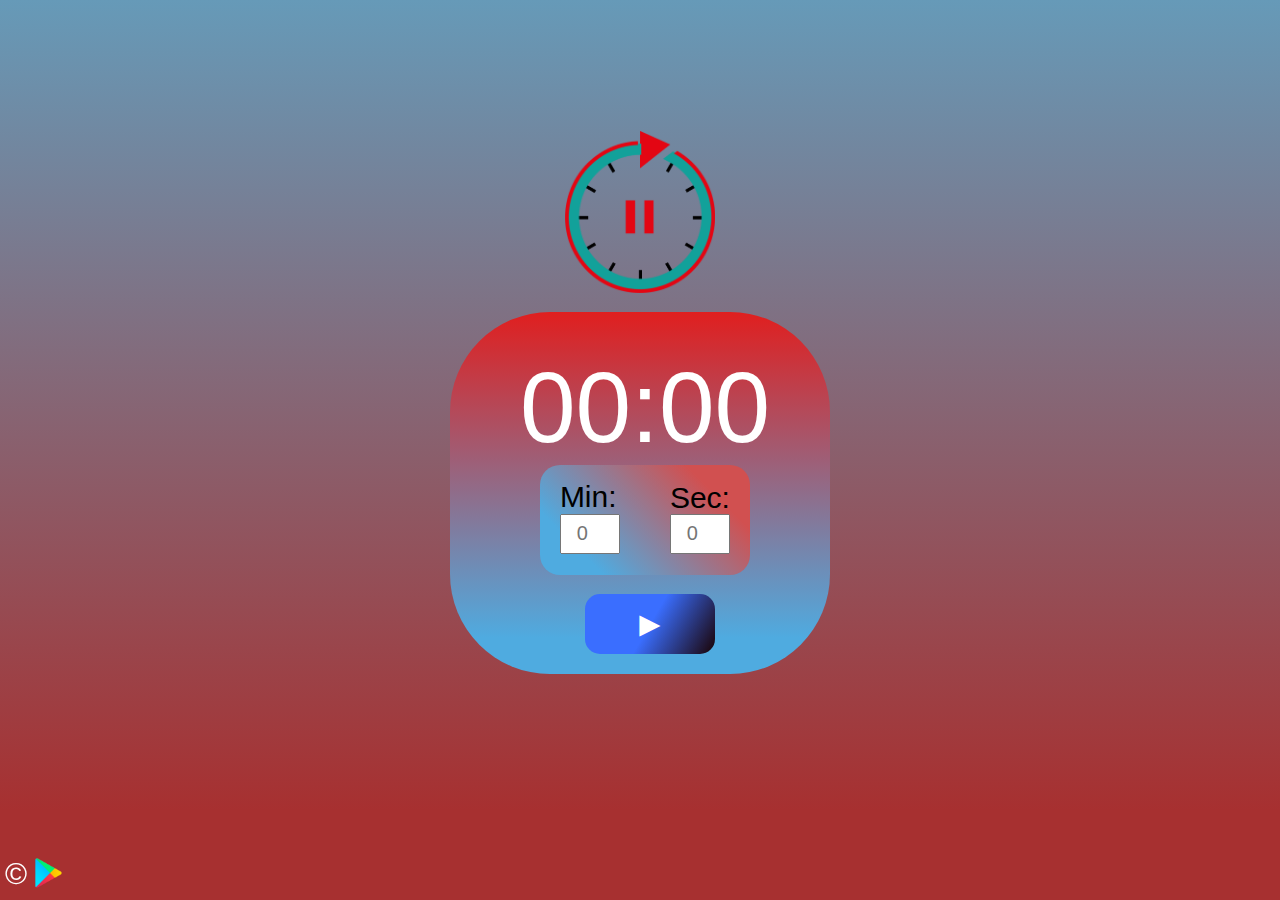
<file: index.html>
<!DOCTYPE html>
<html lang="en">

<head>
    <meta charset="UTF-8" />
    <meta http-equiv="X-UA-Compatible" content="IE=edge" />
    <meta name="viewport" content="width=
    , initial-scale=1.0" />
    <link rel="stylesheet" href="styles/style.css" />
    <link rel="shortcut icon" href="/images/pause-time-image-logo.png">
    <title>Pause Time</title>
</head>

<body>
    <div id="container">
        <div id="pause-time-image-logo">
            <img src="/images/pause-time-image-logo.png">
        </div>

        <div id="pause-time-image">
            <img src="images/pause-time-image.png">
        </div>

        <div id="dial">
            <div id="time-added">00:00</div><br>
            <div id="time">00:00</div>

            <div id="no-time-message">No time entered <br></div>
            <div id="time-range-message">0 - 59 <br></div>


            <div id="min-sec">
                <label for="min" id="min-label">Min:
                </label>
                <input type="number" id="min" max="59" min="00" placeholder="0">

                <label for="sec" id="sec-label">Sec:
                </label>
                <input type="number" id="sec" max="59" min="00" placeholder="0">
            </div>

            <br>

            <div id="buttons">
                <button id="start" class="button">
                    <p> &#9658;</p>
                </button>

                <button id="reset" class="button"><img src="images/reset.png"></button>
                <div>
                    <button id="stop" class="button">II</button>
                </div>
            </div>
        </div>
        <div class="links">
            <a class="politique-de-confidentialite" href="/politique-de-confidentialite.html" target="_blank">&#169;</a>
            <a href="https://play.google.com/store/apps/details?id=com.pausetime" target="_blank"><img class="playstore" src="../images/playstore.webp"></a>
        </div>

    </div>

    <script src="js/script.js"></script>
</body>

</html>
</file>
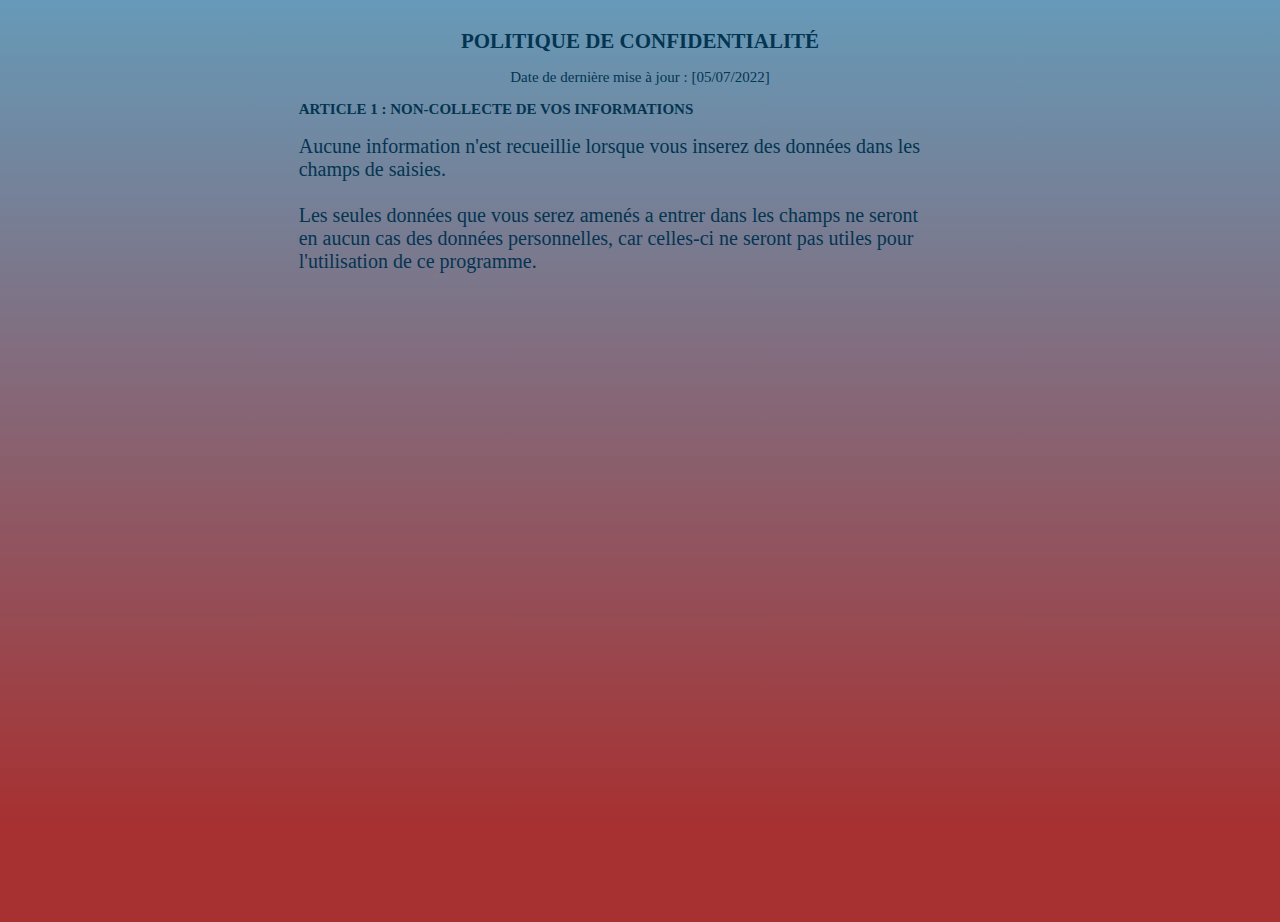
<file: politique-de-confidentialite.html>
<!DOCTYPE html>
<html lang="en">

<head>
    <meta charset="UTF-8">
    <meta http-equiv="X-UA-Compatible" content="IE=edge">
    <meta name="viewport" content="width=device-width, initial-scale=1.0">
    <link rel="stylesheet" href="../styles/politique-de-confidentialite.css"/>
    <link rel="shortcut icon" href="/images/pause-time-image-logo.png">
    <title>Politique de confidentialité</title>
</head>

<body>
    <div class="container">
        <div id="pause-time-image-logo">
            <a href="../index.html"><img src="../images/pause-time-image-logo.png"></a>
        </div>

        <h1>POLITIQUE DE CONFIDENTIALITÉ</h1>

        <p>Date de dernière mise à jour : [05/07/2022]</p>

        <b>ARTICLE 1 : NON-COLLECTE DE VOS INFORMATIONS</b>

        <h2>Aucune information n'est recueillie lorsque vous inserez des données dans les champs de saisies. <br><br>
            Les seules données que vous serez amenés a entrer dans les champs ne seront en aucun cas des données
            personnelles, car celles-ci ne seront pas utiles pour l'utilisation de ce programme.
        </h2>
    </div>
</body>

</html>
</file>
<file: styles/style.css>
* {
    margin: 0;
    padding: 0;
    box-sizing: border-box;
}

body {
    height: 100vh;
    display: flex;
    justify-content: center;
    align-items: center;
    font-family: sans-serif;
    background-image: linear-gradient(0deg, #a73030 10%, #669ab8 100%);
    overflow: hidden;
}

#pause-time-image-logo {
    text-align: center;
    position: relative;
    bottom: 55px;
}

#pause-time-image-logo img {
    width: 150px;
}

#pause-time-image {
    text-align: center;
    position: relative;
    bottom: 55px;
    display: none;
}

#pause-time-image img {
    width: 150px;
}

#dial {
    position: relative;
    bottom: 40px;
    padding: 20px 60px;
    border-radius: 100px;
    background-image: linear-gradient(0deg, #4fabe0 10%, #e01f1f 100%);
}

#time {
    text-align: center;
    font-size: 100px;
    color: white;
    margin-bottom: 30px;
    margin-left: 10px;
}

#time-added {
    color: black;
    background-image: linear-gradient(45deg, #4fabe0 20%, #d15050 80%);
    border-radius: 30px;
    font-size: 40px;
}

#no-time-message {
    text-align: center;
    font-size: 20px;
    margin-bottom: 30px;
    display: none;
}

#time-range-message {
    text-align: center;
    font-size: 20px;
    margin-bottom: 30px;
    margin-left: 50px;
    display: none;
}

#min-sec {
    position: relative;
    left: 30px;
    border-radius: 20px;
    background-color: rgb(117, 109, 109);
    background-image: linear-gradient(45deg, #4fabe0 20%, #d15050 80%);
    height: 110px;
    margin-bottom: 1px;
    width: 210px;
}

input {
    position: relative;
    width: 60px;
    height: 40px;
    text-align: center;
}

#min-label {
    position: relative;
    top: 15px;
    left: 20px;
    font-size: 30px;
}

input#min {
    display: flex;
    left: 20px;
    top: 15px;
    font-size: 20px;
}

#sec-label {
    position: relative;
    bottom: 58px;
    left: 130px;
    font-size: 30px;
}

input#sec {
    display: flex;
    left: 130px;
    bottom: 59px;
    font-size: 20px;
}

    @media (max-width : 920px) {
    body {
        height: 110vh;
        overflow: hidden;
    }

    #sec-label {
        position: relative;
        bottom: 59px;
        left: 130px;
        font-size: 30px;
    }

    input#sec {
        display: flex;
        left: 130px;
        bottom: 59px;
        font-size: 20px;
    }

}

button {
    font-size: 25px;
    width: 130px;
    padding: 10px;
    border: none;
    border-radius: 15px;
    cursor: pointer;
}

button#start {
    color: white;
    margin-left: 75px;
    font-size: 35px;
    background-image: linear-gradient(120deg, #3a6eff 50%, #1a0202 100%);
}

button#start:hover {
    transform: rotate(2deg);
    transition: 0.5s all ease;
}

button#start p:hover {
    margin-left: 25px;
    transition: 0.5s all ease;
}

button#start p:active {
    margin-left: 5px;
}

button#reset {
    margin-left: 70px;
    margin-top: 10px;
    background-image: linear-gradient(45deg, #381818 0%, #dfdfdf 100%);
}

button#stop {
    background-color: red;
    background-image: linear-gradient(45deg, #ff0000 0%, #dfdfdf 100%);
    color: white;
    margin-left: 70px;
    margin-top: 20px;
    border-radius: 50% 50%;
    width: 130px;
    height: 130px;
    font-size: 40px;
    font-weight: 900;
}

button#stop:hover {
    transform: rotate(180deg);
    transition: 0.5s all ease-in-out;
}

button#stop:active {
    transform: rotate(90deg);
}

#reset img {
    width: 34px;
}

#reset img:hover {
    transform: rotate(180deg);
    transition: 0.5s all ease-in-out;
}

#reset img:active {
    transform: rotate(90deg);
}

.links {
    position: fixed;
    left: 0%;
    bottom: 1%;
}

a.politique-de-confidentialite {
    text-decoration: none;
    color: white;
    font-size: 30px;
    margin-left: 5px;
}

a.politique-de-confidentialite:hover {
    color: #a73030;
}

 a img.playstore {
    position: relative;
    top: 5px;
    width: 32px;
}
</file>
<file: styles/politique-de-confidentialite.css>
body {
    color: #033551;
    background-image: linear-gradient(0deg, #a73030 10%, #669ab8 100%);
    background-repeat: no-repeat;
    height: 100vh;
    overflow: hidden;
}

img {
    text-align: center;
    position: relative;
    top: 10px;
    margin-left: 45%;
    width: 128px;
}

h1 {
    padding-top: 30px;
    text-align: center;
    font-size: 50px;
}

p {
    text-align: center;
    font-size: 20px;
}

b {
    display: block;
    margin-left: 23%;
    width: 50%;
}

h2 {
    font-size: 20px;
    margin-left: 23%;
    width: 50%;
    font-weight: 400;
}

a.randomy {
    text-decoration: none;
    color: white;
    font-size: 20px;
    margin-left: 5px;
}

a.randomy:hover {
    color: #a73030;
}

@media (max-width : 1280px) {
    body {
        font-size: 15px;
    }

    img {
        display: none;
        position: relative;
        top: 10px;
        margin-left: 35%;
        width: 96px;
    }

    h1 {
        padding-top: 15px;
        font-size: 21px;
    }

    p {
        text-align: center;
        font-size: 15px;
    }

    b {
        display: block;
        margin-left: 23%;
        width: 50%;
    }

    a.randomy {
        text-decoration: none;
        color: white;
        font-size: 20px;
        margin-left: 5px;
    }
    
    a.randomy:hover {
        color: #a73030;
    }
}
</file>
